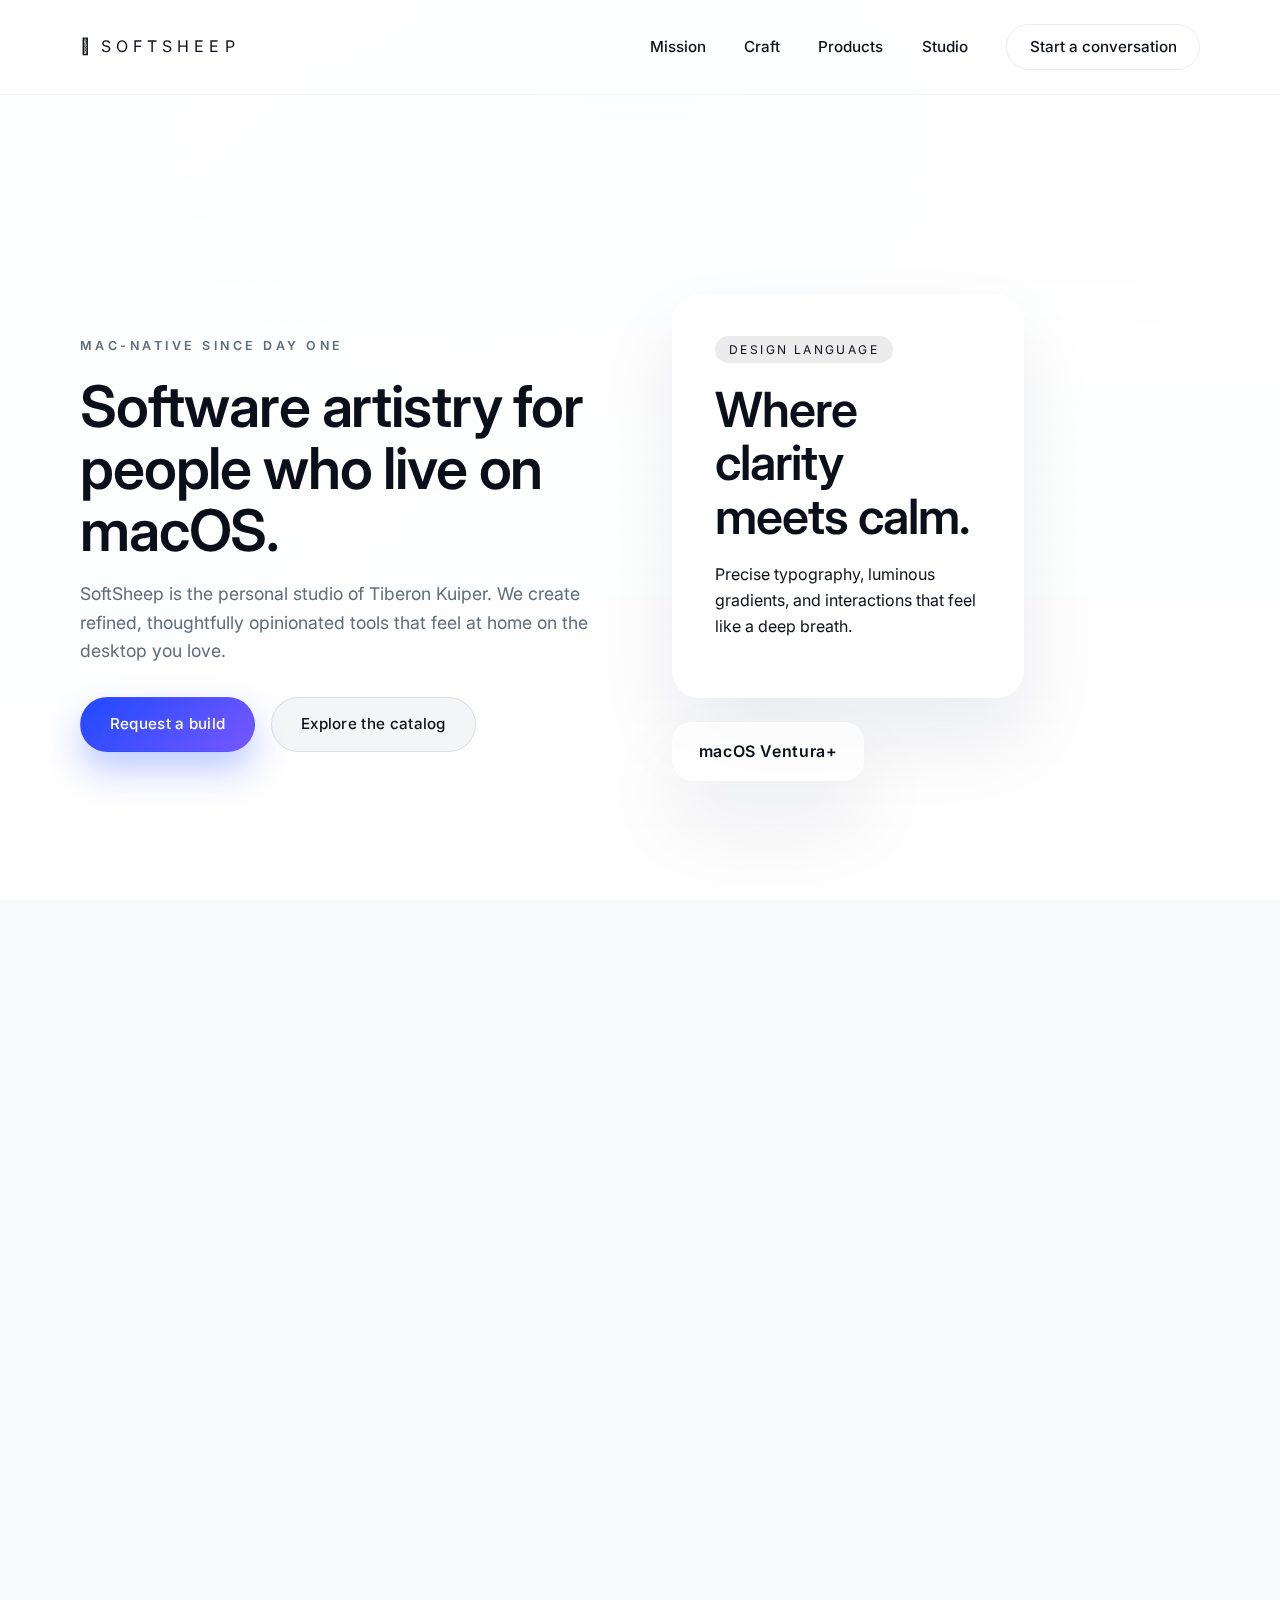
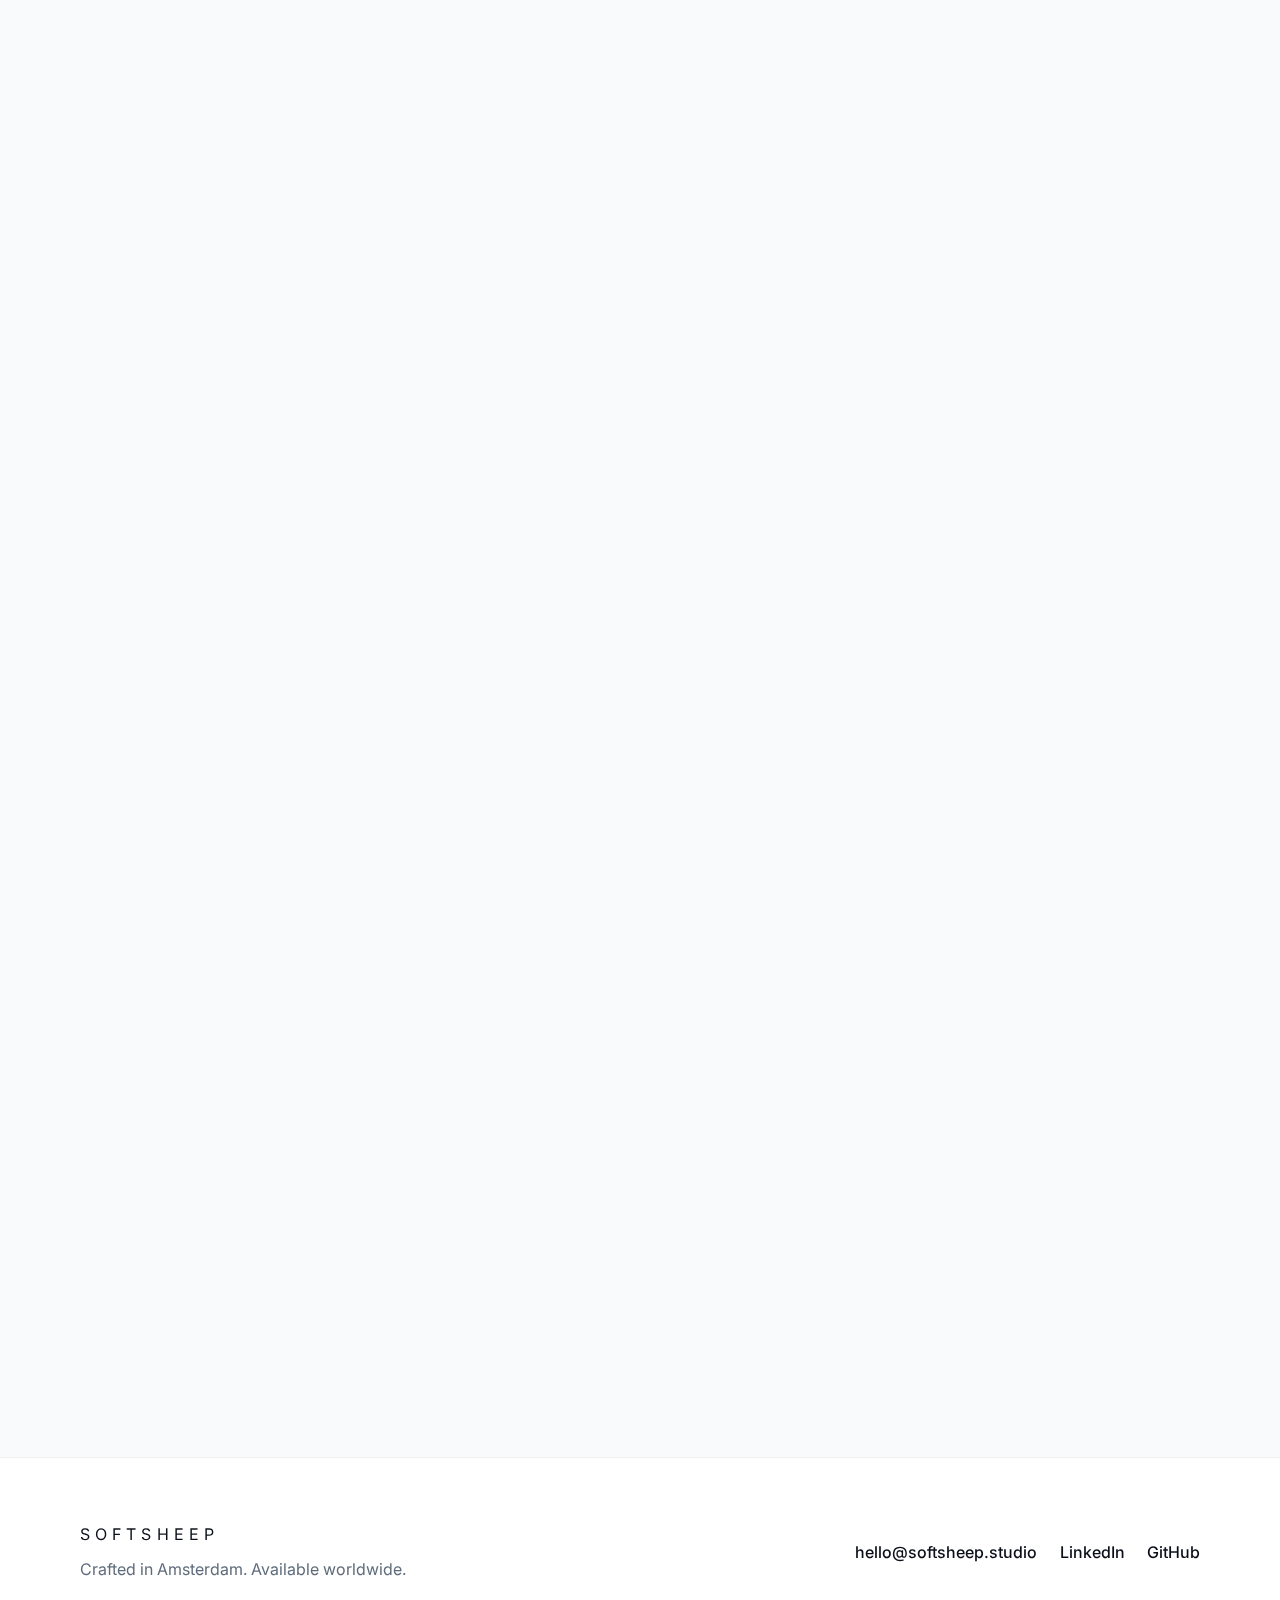
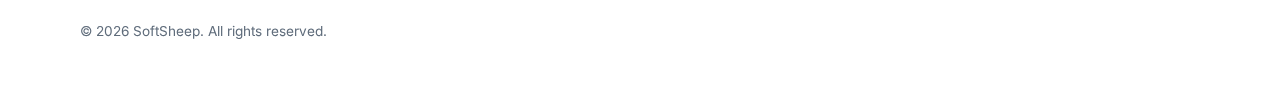
<file: index.html>
<!DOCTYPE html>
<html lang="en">
  <head>
    <meta charset="utf-8" />
    <meta name="viewport" content="width=device-width, initial-scale=1" />
    <title>SoftSheep — Mac-first Studio by Tiberon Kuiper</title>
    <meta
      name="description"
      content="SoftSheep is a minimalist macOS-focused software studio crafting premium tools with precision and warmth."
    />
    <link rel="preconnect" href="https://fonts.googleapis.com" />
    <link rel="preconnect" href="https://fonts.gstatic.com" crossorigin />
    <link
      href="https://fonts.googleapis.com/css2?family=Inter:wght@300;400;500;600;700&display=swap"
      rel="stylesheet"
    />
    <link rel="stylesheet" href="styles/main.css" />
  </head>
  <body>
    <div class="gradient-background" aria-hidden="true"></div>
    <header class="site-header">
      <div class="logo">
        <span class="logo-mark"></span>
        <span class="logo-word">SoftSheep</span>
      </div>
      <nav class="site-nav" aria-label="Primary">
        <a href="#mission">Mission</a>
        <a href="#craft">Craft</a>
        <a href="#products">Products</a>
        <a href="#studio">Studio</a>
        <a href="#contact" class="cta">Start a conversation</a>
      </nav>
    </header>

    <main>
      <section class="hero" id="mission">
        <div class="hero-content">
          <p class="eyebrow">Mac-native since day one</p>
          <h1>Software artistry for people who live on macOS.</h1>
          <p class="lead">
            SoftSheep is the personal studio of Tiberon Kuiper. We create
            refined, thoughtfully opinionated tools that feel at home on the
            desktop you love.
          </p>
          <div class="hero-actions">
            <a class="button primary" href="#contact">Request a build</a>
            <a class="button secondary" href="#products">Explore the catalog</a>
          </div>
        </div>
        <div class="hero-visual" aria-hidden="true">
          <div class="glass-card">
            <span class="caption">Design Language</span>
            <h2>Where clarity meets calm.</h2>
            <p>
              Precise typography, luminous gradients, and interactions that feel
              like a deep breath.
            </p>
          </div>
          <div class="floating-badge">
            <span>macOS Ventura+</span>
          </div>
        </div>
      </section>

      <section class="pillars" id="craft">
        <div class="section-heading">
          <p class="eyebrow">Our north star</p>
          <h2>Craft meets performance.</h2>
          <p>
            Every release balances design, engineering, and longevity. We build
            software you trust enough to install on day one.
          </p>
        </div>
        <div class="pillar-grid">
          <article>
            <h3>Native finesse</h3>
            <p>
              SwiftUI, Metal, and AppKit woven together for experiences that
              honor Apple’s Human Interface Guidelines without feeling derivative.
            </p>
          </article>
          <article>
            <h3>Considered minimalism</h3>
            <p>
              Typography first, color second, motion always intentional. We give
              every pixel a purpose, letting the product breathe.
            </p>
          </article>
          <article>
            <h3>Longevity baked in</h3>
            <p>
              Maintainable architecture, testable modules, and native automation
              ensure SoftSheep apps stay delightful years after launch.
            </p>
          </article>
        </div>
      </section>

      <section class="signature-experiences" id="products">
        <div class="section-heading">
          <p class="eyebrow">Signature experiences</p>
          <h2>A curated suite of mac-first products.</h2>
        </div>
        <div class="experience-grid">
          <article class="experience-card">
            <div class="card-gradient"></div>
            <h3>Wool</h3>
            <p>
              A serene window into your focus. Wool combines Pomodoro rhythms
              with calendar context and tactile haptics for a mindful flow.
            </p>
            <a href="#contact" class="card-link">Request early access →</a>
          </article>
          <article class="experience-card">
            <div class="card-gradient"></div>
            <h3>Shear</h3>
            <p>
              Menu-bar snippets reinvented with shareable blocks, AI-assisted
              templating, and native Shortcuts automation.
            </p>
            <a href="#contact" class="card-link">Join the beta →</a>
          </article>
          <article class="experience-card">
            <div class="card-gradient"></div>
            <h3>Meadow</h3>
            <p>
              A unified dashboard for system health: battery insight, privacy
              monitoring, and cloud sync packaged in an ethereal UI.
            </p>
            <a href="#contact" class="card-link">Collaborate with us →</a>
          </article>
        </div>
      </section>

      <section class="studio" id="studio">
        <div class="studio-grid">
          <div class="studio-story">
            <p class="eyebrow">Meet the founder</p>
            <h2>Tiberon Kuiper</h2>
            <p>
              Tiberon crafts macOS experiences that merge Swiss design sensibility
              with a love for efficient tooling. After leading product design and
              engineering at high-growth startups, SoftSheep became the place to
              obsess over the details big teams skip.
            </p>
            <ul class="traits">
              <li>10+ years building for Apple platforms</li>
              <li>Speaker at Swift Heroes, Layers, and NSNorth</li>
              <li>Based in Amsterdam with a distributed collective</li>
            </ul>
          </div>
          <div class="studio-visual" aria-hidden="true">
            <div class="studio-badge">
              <span class="badge-label">Studio Values</span>
              <h3>Precision, empathy, and quiet confidence.</h3>
            </div>
            <div class="studio-card">
              <p class="quote">
                “We believe the best tools disappear, leaving only the joy of
                making something great.”
              </p>
              <span class="quote-author">— Tiberon Kuiper</span>
            </div>
          </div>
        </div>
      </section>

      <section class="testimonials">
        <div class="section-heading">
          <p class="eyebrow">Trusted collaborators</p>
          <h2>Partners who share our obsession with quality.</h2>
        </div>
        <div class="testimonial-track" role="list">
          <article class="testimonial" role="listitem">
            <p>
              “SoftSheep’s ability to match native performance with bespoke
              identity is unmatched. Our macOS client finally feels like home.”
            </p>
            <span class="attribution">— Lia Chen, CTO, Northwind Audio</span>
          </article>
          <article class="testimonial" role="listitem">
            <p>
              “Every interaction glides. The attention to typography and motion
              sets a new bar for our product suite.”
            </p>
            <span class="attribution">— Maren de Vries, Product Lead, Halo</span>
          </article>
          <article class="testimonial" role="listitem">
            <p>
              “We shipped a flagship experience in half the time with SoftSheep’s
              calm, disciplined process.”
            </p>
            <span class="attribution">— Ethan Walsh, CEO, Lumen Labs</span>
          </article>
        </div>
      </section>

      <section class="contact" id="contact">
        <div class="contact-card">
          <div class="contact-content">
            <p class="eyebrow">Let’s create something enduring</p>
            <h2>Tell us about your next macOS product.</h2>
            <p>
              We partner with founders, product teams, and studios who share our
              love for detail. Introduce yourself and we’ll schedule a session.
            </p>
          </div>
          <form class="contact-form" aria-label="Contact form">
            <div class="form-field">
              <label for="name">Name</label>
              <input id="name" name="name" type="text" placeholder="Ada Lovelace" required />
            </div>
            <div class="form-field">
              <label for="email">Email</label>
              <input id="email" name="email" type="email" placeholder="you@studio.com" required />
            </div>
            <div class="form-field">
              <label for="company">Company</label>
              <input id="company" name="company" type="text" placeholder="Studio or team" />
            </div>
            <div class="form-field">
              <label for="project">Project vision</label>
              <textarea
                id="project"
                name="project"
                placeholder="Share the problem you’re ready to solve."
                rows="4"
              ></textarea>
            </div>
            <button type="submit" class="button primary">Request an intro call</button>
          </form>
        </div>
      </section>
    </main>

    <footer class="site-footer">
      <div class="footer-content">
        <div>
          <span class="logo-word">SoftSheep</span>
          <p>Crafted in Amsterdam. Available worldwide.</p>
        </div>
        <div class="footer-links">
          <a href="mailto:hello@softsheep.studio">hello@softsheep.studio</a>
          <a href="https://www.linkedin.com" target="_blank" rel="noreferrer">LinkedIn</a>
          <a href="https://github.com/softsheep" target="_blank" rel="noreferrer">GitHub</a>
        </div>
      </div>
      <p class="footer-note">© <span id="year"></span> SoftSheep. All rights reserved.</p>
    </footer>

    <script src="scripts/main.js" type="module"></script>
  </body>
</html>
</file>
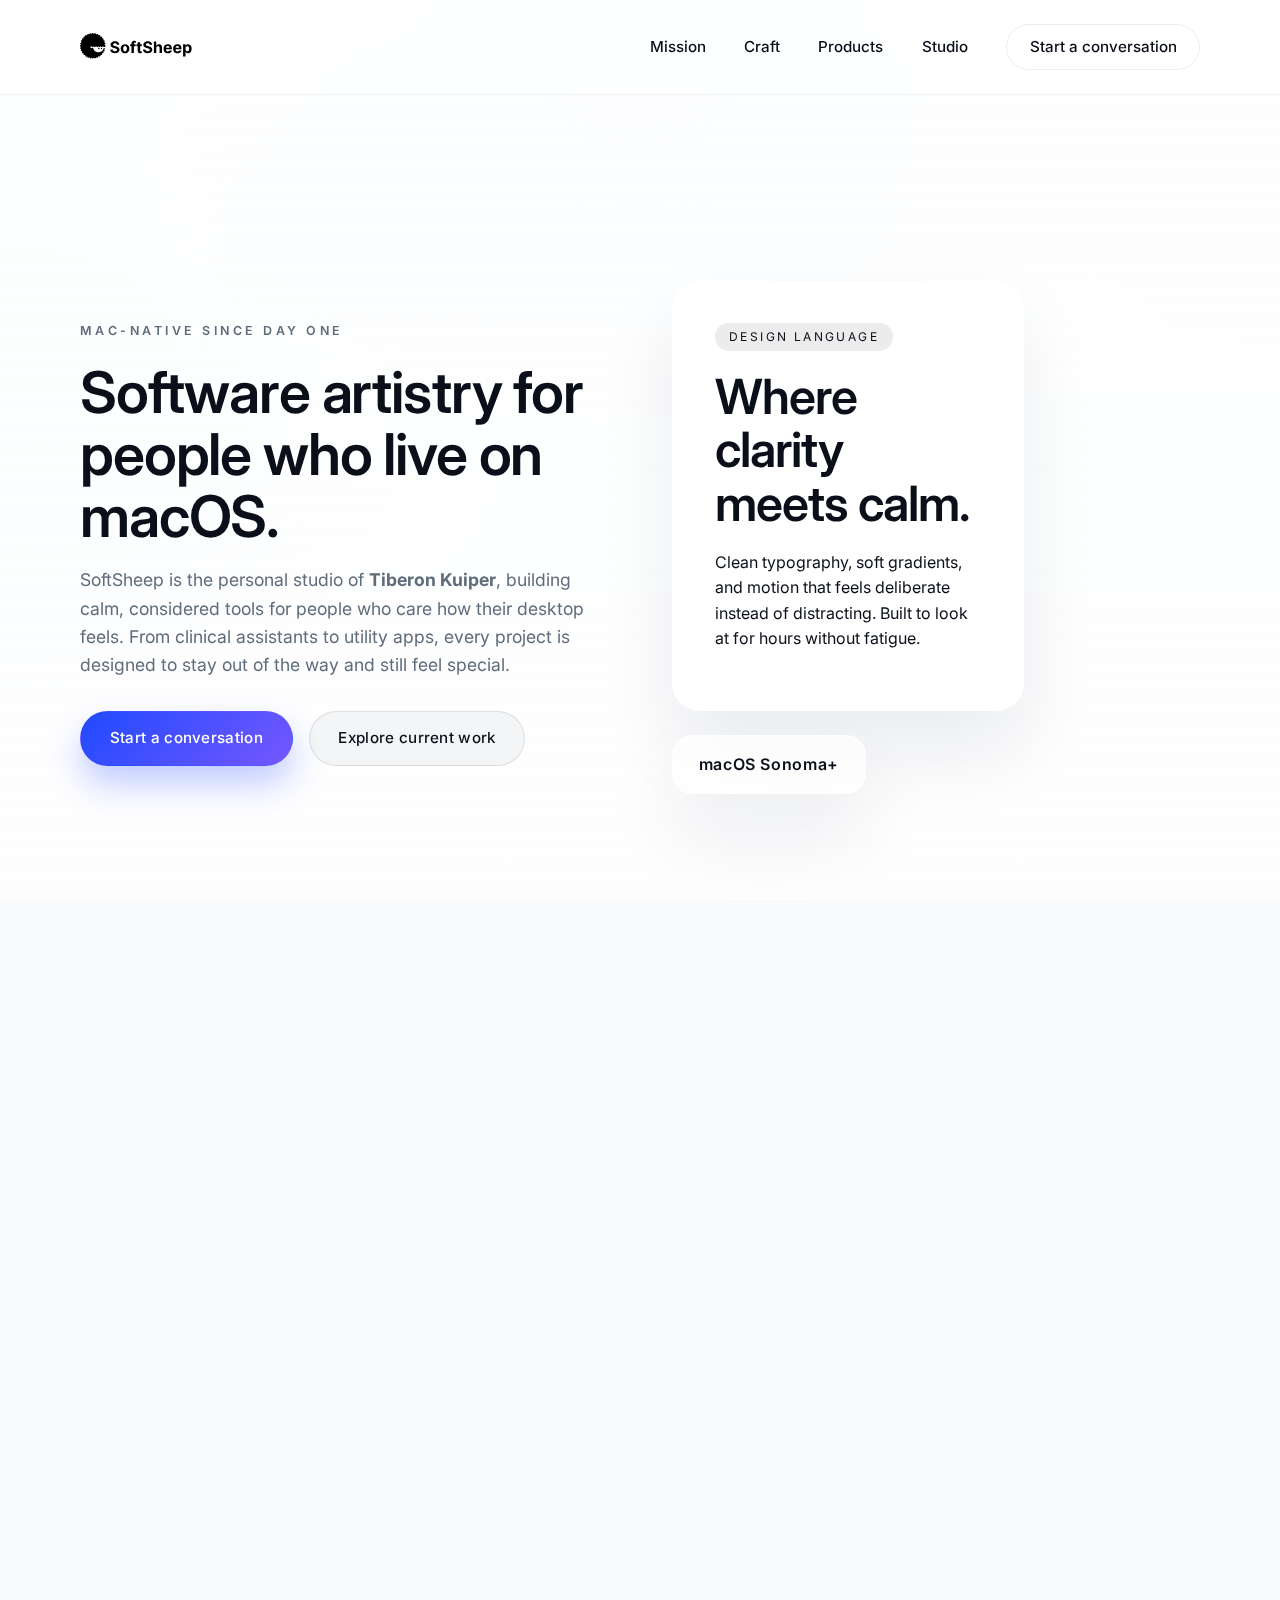
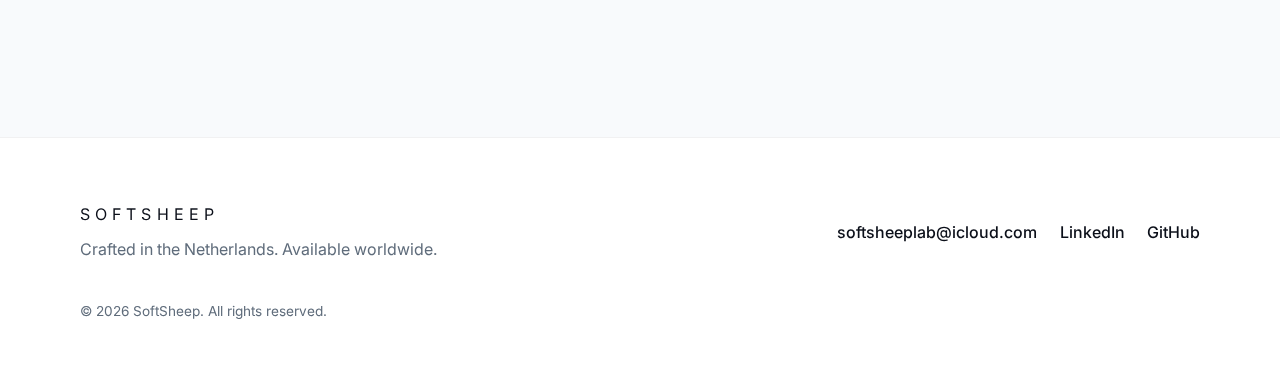
<file: temp.html>
<!doctype html>
<html lang="en">
    <head>
        <meta charset="utf-8" />
        <meta name="viewport" content="width=device-width, initial-scale=1" />
        <title>SoftSheep — Mac-first Studio</title>
        <meta
            name="description"
            content="SoftSheep is a minimalist macOS-focused software studio crafting privacy-first tools with precision and warmth."
        />
        <link rel="preconnect" href="https://fonts.googleapis.com" />
        <link rel="preconnect" href="https://fonts.gstatic.com" crossorigin />
        <link
            href="https://fonts.googleapis.com/css2?family=Inter:wght@300;400;500;600;700&display=swap"
            rel="stylesheet"
        />
        <link rel="stylesheet" href="styles/main.css" />
    </head>
    <body>
        <div class="gradient-background" aria-hidden="true"></div>
        <header class="site-header">
            <div class="logo">
                <img
                    src="assets/logo.svg"
                    alt="SoftSheep logo"
                    class="logo-image"
                />
            </div>
            <nav class="site-nav" aria-label="Primary">
                <a href="#mission">Mission</a>
                <a href="#craft">Craft</a>
                <a href="#products">Products</a>
                <a href="#studio">Studio</a>
                <a href="#contact" class="cta">Start a conversation</a>
            </nav>
        </header>

        <main>
            <section class="hero" id="mission">
                <div class="hero-content">
                    <p class="eyebrow">Mac-native since day one</p>
                    <h1>Software artistry for people who live on macOS.</h1>
                    <p class="lead">
                        SoftSheep is the personal studio of
                        <strong>Tiberon Kuiper</strong>, building calm,
                        considered tools for people who care how their desktop
                        feels. From clinical assistants to utility apps, every
                        project is designed to stay out of the way and still
                        feel special.
                    </p>
                    <div class="hero-actions">
                        <a class="button primary" href="#contact"
                            >Start a conversation</a
                        >
                        <a class="button secondary" href="#products"
                            >Explore current work</a
                        >
                    </div>
                </div>
                <div class="hero-visual" aria-hidden="true">
                    <div class="glass-card">
                        <span class="caption">Design Language</span>
                        <h2>Where clarity meets calm.</h2>
                        <p>
                            Clean typography, soft gradients, and motion that
                            feels deliberate instead of distracting. Built to
                            look at for hours without fatigue.
                        </p>
                    </div>
                    <div class="floating-badge">
                        <span>macOS Sonoma+</span>
                    </div>
                </div>
            </section>

            <section class="pillars" id="craft">
                <div class="section-heading">
                    <p class="eyebrow">Our north star</p>
                    <h2>Craft meets performance.</h2>
                    <p>
                        SoftSheep sits at the intersection of design,
                        engineering, and longevity. The goal is simple: build
                        tools that feel native on day one and still trustworthy
                        years later.
                    </p>
                </div>
                <div class="pillar-grid">
                    <article>
                        <h3>Native finesse</h3>
                        <p>
                            SwiftUI, AppKit, and system frameworks used the way
                            they were meant to be used. Every interaction leans
                            on macOS conventions so nothing feels bolted on.
                        </p>
                    </article>
                    <article>
                        <h3>Considered minimalism</h3>
                        <p>
                            Restraint as a feature. Typography leads, color
                            supports, and animation earns its spot by clarifying
                            what’s happening on screen.
                        </p>
                    </article>
                    <article>
                        <h3>Built to outlast trends</h3>
                        <p>
                            Composable architecture, testable modules, and
                            automation-friendly tooling make it easier to keep
                            apps healthy as macOS evolves.
                        </p>
                    </article>
                </div>
            </section>

            <section class="signature-experiences" id="products">
                <div class="section-heading">
                    <p class="eyebrow">Signature experiences</p>
                    <h2>Current and emerging SoftSheep projects.</h2>
                    <p>
                        A mix of shipped tools, in-progress experiments, and
                        prototypes that explore what a modern Mac app can feel
                        like.
                    </p>
                </div>
                <div class="experience-grid">
                    <article class="experience-card">
                        <div class="card-gradient"></div>
                        <h3>Maya / WelzijnAI</h3>
                        <p>
                            A conversational assistant for wellbeing and frailty
                            assessment, designed for elderly users and clinical
                            environments. Privacy-first, with on-device speech
                            and a gentle, non-clinical tone.
                        </p>
                        <a href="#contact" class="card-link"
                            >Learn about collaboration →</a
                        >
                    </article>
                    <article class="experience-card">
                        <div class="card-gradient"></div>
                        <h3>CoreOne</h3>
                        <p>
                            A macOS utility suite focused on clarity and delight
                            in everyday maintenance: app cleanup, system
                            insight, and small tools that respect your attention
                            span.
                        </p>
                        <a href="#contact" class="card-link"
                            >Discuss early access →</a
                        >
                    </article>
                    <article class="experience-card">
                        <div class="card-gradient"></div>
                        <h3>Wool, Shear & Meadow</h3>
                        <p>
                            A collection of experimental apps exploring focus,
                            snippets, and system awareness. Not all of them are
                            public yet, but they shape the design language and
                            frameworks behind SoftSheep.
                        </p>
                        <a href="#contact" class="card-link"
                            >Talk about experiments →</a
                        >
                    </article>
                </div>
            </section>

            <section class="studio" id="studio">
                <div class="studio-grid">
                    <div class="studio-story">
                        <p class="eyebrow">Meet the founder</p>
                        <h2>Tiberon Kuiper</h2>
                        <p>
                            Tiberon works at the intersection of medicine and
                            software, with a focus on macOS-first tools and
                            privacy-respecting AI. SoftSheep is the umbrella for
                            projects that need more care and polish than a quick
                            side repo.
                        </p>
                        <ul class="traits">
                            <li>
                                Building macOS apps with Swift and SwiftUI,
                                heavily inspired by Apple and MacPaw
                            </li>
                            <li>
                                Active in healthcare-focused AI and clinical
                                tooling, including work with LUMC
                            </li>
                            <li>
                                Based in the Netherlands, collaborating remotely
                                when it makes sense
                            </li>
                        </ul>
                    </div>
                    <div class="studio-visual" aria-hidden="true">
                        <div class="studio-badge">
                            <span class="badge-label">Studio Values</span>
                            <h3>Precision, empathy, and quiet confidence.</h3>
                        </div>
                        <div class="studio-card">
                            <p class="quote">
                                “The best tools feel obvious in hindsight. They
                                don’t shout — they make room for you to do your
                                best work.”
                            </p>
                            <span class="quote-author">— Tiberon Kuiper</span>
                        </div>
                    </div>
                </div>
            </section>

            <section class="testimonials">
                <div class="section-heading">
                    <p class="eyebrow">How SoftSheep works</p>
                    <h2>A process built around clarity and respect.</h2>
                    <p>
                        No hype, no drama — just steady, thoughtful work toward
                        tools that feel genuinely useful.
                    </p>
                </div>
                <div class="testimonial-track" role="list">
                    <article class="testimonial" role="listitem">
                        <p>
                            Small, focused scopes. Clear constraints, a shared
                            vision, and honest trade-offs instead of endless
                            feature lists.
                        </p>
                        <span class="attribution">— On collaboration</span>
                    </article>
                    <article class="testimonial" role="listitem">
                        <p>
                            Design and engineering happen together. Layouts,
                            motion, and architecture all influence each other
                            from the first sketch.
                        </p>
                        <span class="attribution">— On craft</span>
                    </article>
                    <article class="testimonial" role="listitem">
                        <p>
                            Privacy and performance are non-negotiable. Wherever
                            possible, intelligence runs on-device and keeps user
                            data close.
                        </p>
                        <span class="attribution">— On principles</span>
                    </article>
                </div>
            </section>

            <section class="contact" id="contact">
                <div class="contact-card">
                    <div class="contact-content">
                        <p class="eyebrow">Let’s create something enduring</p>
                        <h2>Tell me about your next macOS idea.</h2>
                        <p>
                            SoftSheep occasionally partners with teams and
                            researchers who care deeply about the quality of
                            their tools. Share a bit about what you’re building
                            and why it matters.
                        </p>
                    </div>
                    <form class="contact-form" aria-label="Contact form">
                        <div class="form-field">
                            <label for="name">Name</label>
                            <input
                                id="name"
                                name="name"
                                type="text"
                                placeholder="Ada Lovelace"
                                required
                            />
                        </div>
                        <div class="form-field">
                            <label for="email">Email</label>
                            <input
                                id="email"
                                name="email"
                                type="email"
                                placeholder="you@studio.com"
                                required
                            />
                        </div>
                        <div class="form-field">
                            <label for="company">Company</label>
                            <input
                                id="company"
                                name="company"
                                type="text"
                                placeholder="Studio, team, or institution"
                            />
                        </div>
                        <div class="form-field">
                            <label for="project">Project vision</label>
                            <textarea
                                id="project"
                                name="project"
                                placeholder="Share the problem you’re ready to solve and why a Mac-first approach matters."
                                rows="4"
                            ></textarea>
                        </div>
                        <button type="submit" class="button primary">
                            Request an intro call
                        </button>
                    </form>
                </div>
            </section>
        </main>

        <footer class="site-footer">
            <div class="footer-content">
                <div>
                    <span class="logo-word">SoftSheep</span>
                    <p>Crafted in the Netherlands. Available worldwide.</p>
                </div>
                <div class="footer-links">
                    <a href="mailto:softsheeplab@icloud.com"
                        >softsheeplab@icloud.com</a
                    >
                    <a
                        href="https://www.linkedin.com"
                        target="_blank"
                        rel="noreferrer"
                        >LinkedIn</a
                    >
                    <a
                        href="https://github.com/softsheep"
                        target="_blank"
                        rel="noreferrer"
                        >GitHub</a
                    >
                </div>
            </div>
            <p class="footer-note">
                © <span id="year"></span> SoftSheep. All rights reserved.
            </p>
        </footer>

        <script src="scripts/main.js" type="module"></script>
    </body>
</html>
</file>
<file: styles/main.css>
:root {
    color-scheme: light;
    --background: #f8fafc;
    --foreground: #0b0f19;
    --muted: #5f6c7b;
    --border: rgba(12, 18, 29, 0.08);
    --accent: linear-gradient(135deg, #c4d7ff 0%, #f5e6ff 50%, #e0f4ff 100%);
    --accent-strong: linear-gradient(135deg, #1f4aff 0%, #7657ff 100%);
    --glass: rgba(255, 255, 255, 0.68);
    --shadow-soft: 0 40px 80px rgba(15, 24, 40, 0.08);
    --radius: 28px;
    --font-sans:
        "Inter", "SF Pro Display", "SF Pro Text", -apple-system,
        BlinkMacSystemFont, "Segoe UI", sans-serif;
}

* {
    box-sizing: border-box;
}

body {
    margin: 0;
    font-family: var(--font-sans);
    background: var(--background);
    color: var(--foreground);
    line-height: 1.6;
    position: relative;
    overflow-x: hidden;
}

.site-header--hidden {
    transform: translateY(-120%);
}

.gradient-background {
    position: fixed;
    inset: -20vh;
    background:
        radial-gradient(
            60% 60% at 50% 10%,
            rgba(129, 164, 255, 0.35) 0%,
            rgba(255, 255, 255, 0) 65%
        ),
        radial-gradient(
            40% 40% at 90% 20%,
            rgba(255, 198, 255, 0.3) 0%,
            rgba(255, 255, 255, 0) 65%
        ),
        radial-gradient(
            50% 50% at 10% 40%,
            rgba(210, 244, 255, 0.4) 0%,
            rgba(255, 255, 255, 0) 70%
        );
    filter: blur(0px);
    z-index: -2;
    pointer-events: none;
}

body::before {
    content: "";
    position: fixed;
    inset: 0;
    background: linear-gradient(
        180deg,
        rgba(255, 255, 255, 0.95) 0%,
        rgba(255, 255, 255, 0.78) 100%
    );
    z-index: -1;
}

.site-header {
    position: sticky;
    top: 0;
    backdrop-filter: blur(18px);
    background: rgba(255, 255, 255, 0.65);
    border-bottom: 1px solid rgba(12, 18, 29, 0.06);
    display: flex;
    align-items: center;
    justify-content: space-between;
    padding: 1.5rem clamp(2rem, 8vw, 5rem);
    z-index: 10;
    transition:
        transform 360ms cubic-bezier(0.16, 1, 0.3, 1),
        background 260ms ease,
        border-color 260ms ease;
}

.logo {
    display: flex;
    align-items: center;
    gap: 0.6rem;
}

.logo-image {
    display: block;
    height: 1.75rem;
    width: auto;
}

.logo-word {
    font-size: 1rem;
    text-transform: uppercase;
    letter-spacing: 0.32em;
}

.site-nav {
    display: flex;
    align-items: center;
    gap: clamp(1.2rem, 4vw, 2.4rem);
    font-size: 0.95rem;
}

.site-nav a {
    color: inherit;
    text-decoration: none;
    font-weight: 500;
    position: relative;
    padding: 0.4rem 0;
}

.site-nav a::after {
    content: "";
    position: absolute;
    left: 0;
    bottom: -0.35rem;
    width: 100%;
    height: 2px;
    background: rgba(15, 24, 40, 0.18);
    transform: scaleX(0);
    transform-origin: center;
    transition: transform 320ms cubic-bezier(0.16, 1, 0.3, 1);
}

.site-nav a:hover::after,
.site-nav a:focus-visible::after {
    transform: scaleX(1);
}

.site-nav .cta {
    padding: 0.6rem 1.4rem;
    border-radius: 999px;
    border: 1px solid rgba(12, 18, 29, 0.08);
    transition: all 320ms cubic-bezier(0.16, 1, 0.3, 1);
}

.site-nav .cta:hover,
.site-nav .cta:focus-visible {
    border-color: rgba(12, 18, 29, 0.18);
    background: rgba(12, 18, 29, 0.06);
}

main {
    padding: clamp(4rem, 10vw, 8rem) clamp(2rem, 8vw, 5rem) 6rem;
    display: flex;
    flex-direction: column;
    gap: clamp(6rem, 14vw, 12rem);
}

section {
    position: relative;
}

.eyebrow {
    text-transform: uppercase;
    letter-spacing: 0.28em;
    font-size: 0.78rem;
    font-weight: 600;
    color: var(--muted);
    margin-bottom: 1.2rem;
}

h1,
h2,
h3,
h4 {
    font-weight: 600;
    letter-spacing: -0.02em;
    margin: 0 0 1.2rem;
}

h1 {
    font-size: clamp(2.8rem, 4.5vw, 4.2rem);
    line-height: 1.08;
}

h2 {
    font-size: clamp(2rem, 3.8vw, 3.2rem);
    line-height: 1.1;
}

h3 {
    font-size: clamp(1.35rem, 2.3vw, 1.8rem);
    line-height: 1.2;
}

.lead {
    font-size: 1.1rem;
    color: var(--muted);
    max-width: 34rem;
}

.hero {
    display: grid;
    grid-template-columns: repeat(auto-fit, minmax(280px, 1fr));
    gap: clamp(2rem, 6vw, 4rem);
    align-items: center;
    min-height: 70vh;
}

.hero-visual {
    position: relative;
    display: grid;
    gap: 1.5rem;
    justify-items: start;
}

.glass-card {
    backdrop-filter: blur(18px);
    background: var(--glass);
    border-radius: var(--radius);
    padding: 2.6rem;
    box-shadow: var(--shadow-soft);
    max-width: 22rem;
    border: 1px solid rgba(255, 255, 255, 0.6);
}

.glass-card .caption {
    display: inline-block;
    padding: 0.25rem 0.9rem;
    border-radius: 999px;
    background: rgba(12, 18, 29, 0.08);
    font-size: 0.75rem;
    letter-spacing: 0.2em;
    text-transform: uppercase;
    margin-bottom: 1.2rem;
}

.floating-badge {
    padding: 1rem 1.6rem;
    border-radius: 20px;
    background: var(--glass);
    backdrop-filter: blur(18px);
    box-shadow: var(--shadow-soft);
    font-weight: 600;
    letter-spacing: 0.04em;
    border: 1px solid rgba(255, 255, 255, 0.6);
    animation: float 6s ease-in-out infinite;
}

@keyframes float {
    0%,
    100% {
        transform: translate3d(0, 0, 0);
    }
    50% {
        transform: translate3d(0, -12px, 0);
    }
}

.button {
    display: inline-flex;
    align-items: center;
    justify-content: center;
    border-radius: 999px;
    padding: 0.9rem 1.8rem;
    font-size: 0.95rem;
    font-weight: 500;
    letter-spacing: 0.02em;
    text-decoration: none;
    border: 1px solid transparent;
    transition:
        transform 280ms cubic-bezier(0.16, 1, 0.3, 1),
        box-shadow 280ms ease;
}

.button.primary {
    background-image: var(--accent-strong);
    color: white;
    box-shadow: 0 18px 34px rgba(31, 74, 255, 0.28);
}

.button.primary:hover,
.button.primary:focus-visible {
    transform: translateY(-2px);
    box-shadow: 0 24px 40px rgba(31, 74, 255, 0.35);
}

.button.secondary {
    background: rgba(12, 18, 29, 0.04);
    color: var(--foreground);
    border-color: rgba(12, 18, 29, 0.1);
}

.button.secondary:hover,
.button.secondary:focus-visible {
    background: rgba(12, 18, 29, 0.08);
    transform: translateY(-2px);
}

.hero-actions {
    display: flex;
    gap: 1rem;
    flex-wrap: wrap;
    margin-top: 2rem;
}

.section-heading {
    max-width: 40rem;
    margin-bottom: 3rem;
}

.pillar-grid {
    display: grid;
    grid-template-columns: repeat(auto-fit, minmax(220px, 1fr));
    gap: clamp(1.8rem, 4vw, 3.4rem);
}

.pillar-grid article {
    padding: 2.2rem;
    border-radius: calc(var(--radius) - 10px);
    background: rgba(255, 255, 255, 0.7);
    border: 1px solid rgba(12, 18, 29, 0.06);
    box-shadow: 0 20px 40px rgba(12, 18, 29, 0.06);
    transition: transform 260ms cubic-bezier(0.16, 1, 0.3, 1);
}

.pillar-grid article:hover {
    transform: translateY(-6px);
}

.signature-experiences .experience-grid {
    display: grid;
    grid-template-columns: repeat(auto-fit, minmax(240px, 1fr));
    gap: clamp(1.6rem, 4vw, 2.8rem);
}

.experience-card {
    position: relative;
    overflow: hidden;
    border-radius: var(--radius);
    padding: 2.6rem;
    background: rgba(255, 255, 255, 0.85);
    border: 1px solid rgba(12, 18, 29, 0.08);
    box-shadow: var(--shadow-soft);
    display: grid;
    gap: 1.4rem;
    transition: transform 320ms cubic-bezier(0.16, 1, 0.3, 1);
}

.experience-card:hover {
    transform: translateY(-8px);
}

.card-gradient {
    position: absolute;
    inset: 0;
    background: var(--accent);
    opacity: 0;
    transition: opacity 320ms ease;
    z-index: -1;
}

.experience-card:hover .card-gradient {
    opacity: 1;
}

.card-link {
    text-decoration: none;
    font-weight: 500;
    color: #1f4aff;
}

.card-link:hover,
.card-link:focus-visible {
    text-decoration: underline;
}

.studio {
    background: rgba(255, 255, 255, 0.6);
    border-radius: calc(var(--radius) + 10px);
    padding: clamp(3rem, 6vw, 4.5rem);
    border: 1px solid rgba(12, 18, 29, 0.05);
    box-shadow: 0 40px 80px rgba(12, 18, 29, 0.08);
}

.studio-grid {
    display: grid;
    grid-template-columns: repeat(auto-fit, minmax(280px, 1fr));
    gap: clamp(2rem, 5vw, 3rem);
}

.traits {
    list-style: none;
    padding: 0;
    margin: 2rem 0 0;
    display: grid;
    gap: 0.8rem;
    color: var(--muted);
}

.studio-visual {
    display: grid;
    gap: 1.6rem;
}

.studio-badge,
.studio-card {
    border-radius: var(--radius);
    padding: 2.4rem;
    background: rgba(255, 255, 255, 0.82);
    border: 1px solid rgba(12, 18, 29, 0.08);
    box-shadow: var(--shadow-soft);
}

.studio-badge {
    background: linear-gradient(
        135deg,
        rgba(223, 229, 255, 0.9),
        rgba(255, 255, 255, 0.9)
    );
}

.studio-card .quote {
    font-size: 1.1rem;
    line-height: 1.6;
    margin-bottom: 1.2rem;
}

.testimonials {
    overflow: hidden;
}

.testimonial-track {
    display: grid;
    grid-auto-flow: column;
    grid-auto-columns: minmax(260px, 1fr);
    gap: 1.5rem;
    animation: marquee 22s linear infinite;
}

@keyframes marquee {
    0% {
        transform: translateX(0);
    }
    100% {
        transform: translateX(-33.333%);
    }
}

.testimonial {
    border-radius: var(--radius);
    padding: 2.2rem;
    background: rgba(255, 255, 255, 0.78);
    border: 1px solid rgba(12, 18, 29, 0.06);
    box-shadow: 0 20px 40px rgba(12, 18, 29, 0.06);
    color: var(--muted);
}

.will-animate {
    opacity: 0;
    transform: translateY(24px);
    transition:
        opacity 600ms cubic-bezier(0.16, 1, 0.3, 1),
        transform 600ms cubic-bezier(0.16, 1, 0.3, 1);
}

.in-view {
    opacity: 1;
    transform: translateY(0);
}

.attribution {
    display: block;
    margin-top: 1.4rem;
    font-weight: 500;
    color: var(--foreground);
}

.contact {
    display: flex;
    justify-content: center;
}

.contact-card {
    width: min(960px, 100%);
    padding: clamp(2.8rem, 6vw, 4rem);
    border-radius: calc(var(--radius) + 6px);
    background: rgba(255, 255, 255, 0.88);
    border: 1px solid rgba(12, 18, 29, 0.06);
    box-shadow: 0 44px 90px rgba(12, 18, 29, 0.12);
    display: grid;
    gap: clamp(2rem, 5vw, 3.6rem);
    grid-template-columns: repeat(auto-fit, minmax(280px, 1fr));
}

.contact-form {
    display: grid;
    gap: 1.4rem;
}

.form-field {
    display: grid;
    gap: 0.5rem;
}

label {
    font-size: 0.85rem;
    font-weight: 600;
    letter-spacing: 0.06em;
    text-transform: uppercase;
    color: var(--muted);
}

input,
textarea {
    font: inherit;
    border-radius: 16px;
    border: 1px solid rgba(12, 18, 29, 0.12);
    padding: 0.9rem 1.1rem;
    background: rgba(255, 255, 255, 0.9);
    transition:
        border-color 220ms ease,
        box-shadow 220ms ease;
}

input:focus,
textarea:focus {
    outline: none;
    border-color: rgba(31, 74, 255, 0.5);
    box-shadow: 0 0 0 4px rgba(31, 74, 255, 0.1);
}

textarea {
    resize: vertical;
}

.site-footer {
    padding: 4rem clamp(2rem, 8vw, 5rem) 3rem;
    border-top: 1px solid rgba(12, 18, 29, 0.06);
    background: rgba(255, 255, 255, 0.9);
    margin-top: 4rem;
}

.footer-content {
    display: flex;
    flex-wrap: wrap;
    justify-content: space-between;
    gap: 2rem;
    align-items: center;
}

.footer-content p {
    margin: 0.6rem 0 0;
    color: var(--muted);
}

.footer-links {
    display: flex;
    gap: 1.4rem;
}

.footer-links a {
    color: var(--foreground);
    text-decoration: none;
    font-weight: 500;
}

.footer-links a:hover,
.footer-links a:focus-visible {
    text-decoration: underline;
}

.footer-note {
    margin-top: 2.4rem;
    color: var(--muted);
    font-size: 0.85rem;
}

@media (max-width: 768px) {
    .site-header {
        flex-direction: column;
        gap: 1rem;
        padding: 1.2rem clamp(1.4rem, 8vw, 3rem);
    }

    .site-nav {
        flex-wrap: wrap;
        justify-content: center;
    }

    main {
        padding: clamp(3rem, 8vw, 5rem) clamp(1.6rem, 6vw, 3rem) 5rem;
    }

    .testimonial-track {
        grid-auto-flow: row;
        grid-auto-rows: 1fr;
        animation: none;
    }
}

@media (prefers-reduced-motion: reduce) {
    *,
    *::before,
    *::after {
        animation-duration: 0.001ms !important;
        animation-iteration-count: 1 !important;
        transition-duration: 0.001ms !important;
        scroll-behavior: auto !important;
    }

    .testimonial-track {
        animation: none;
    }
}
</file>
